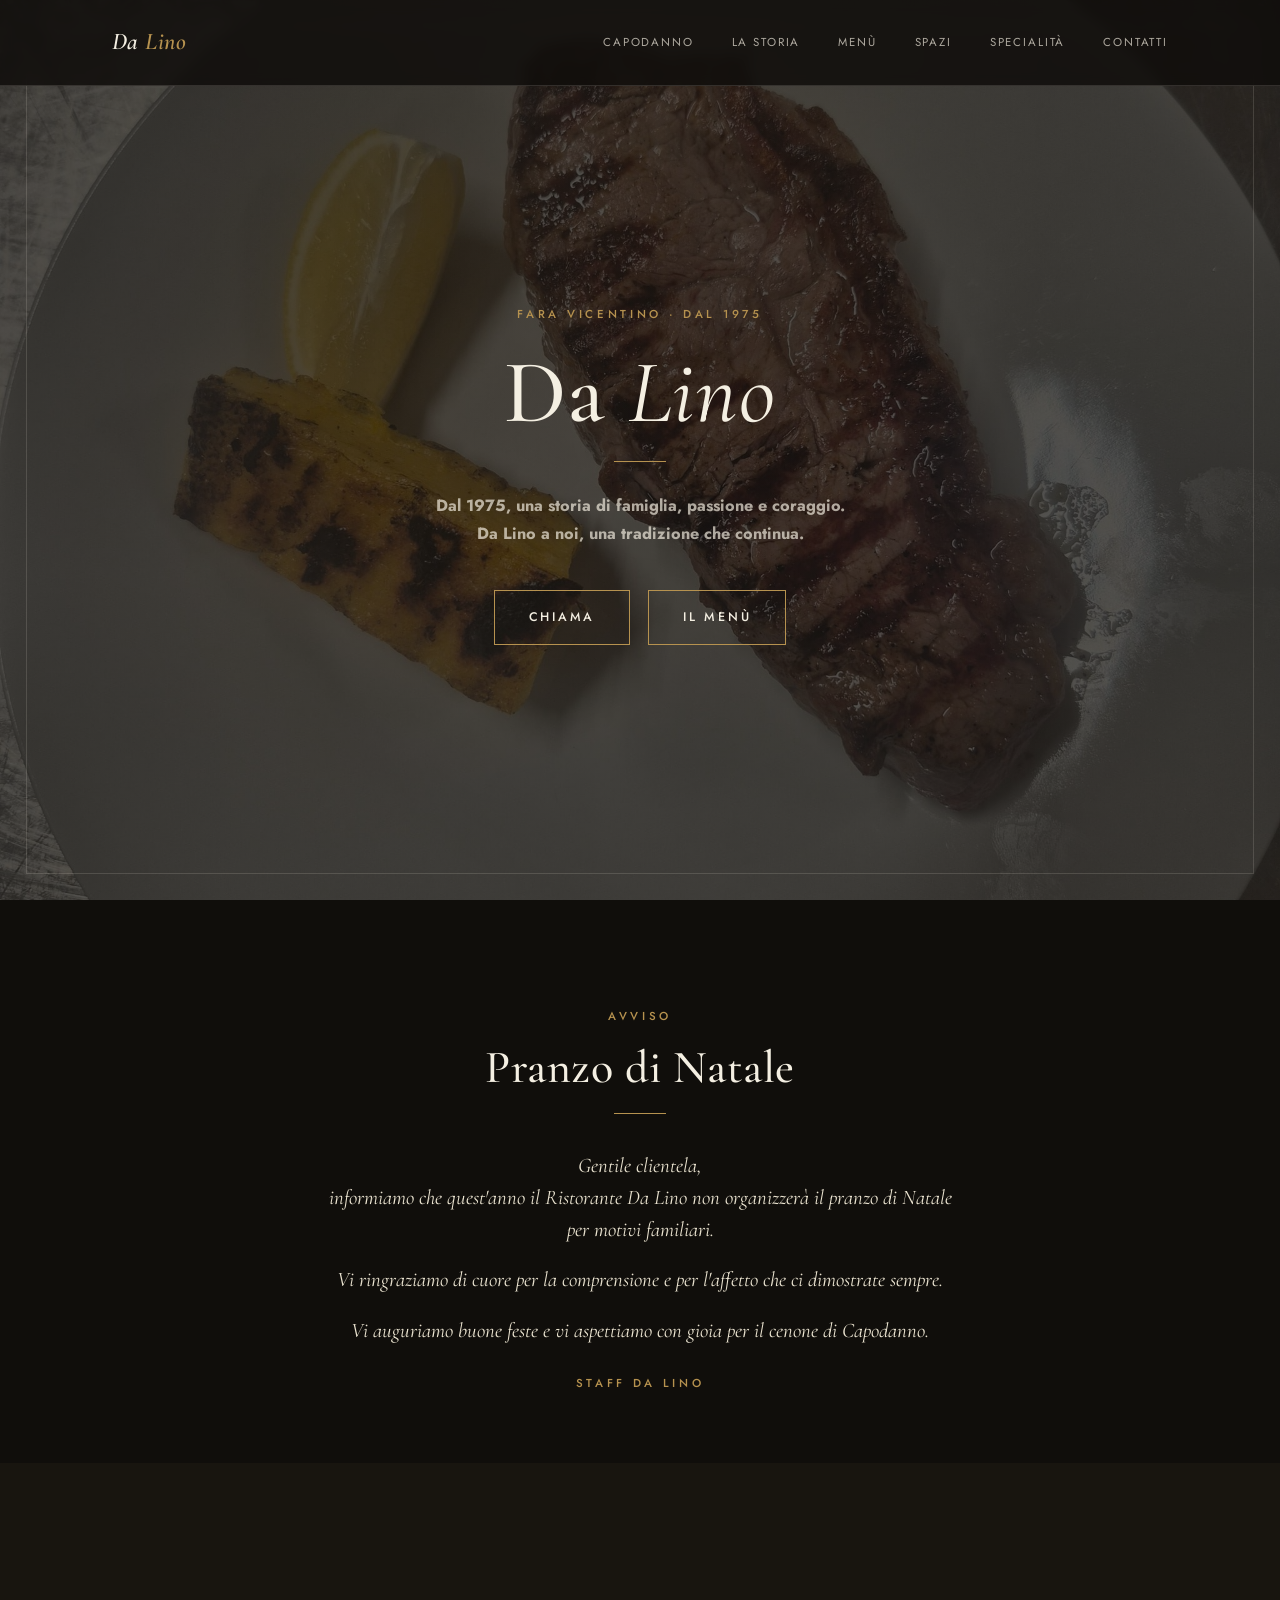
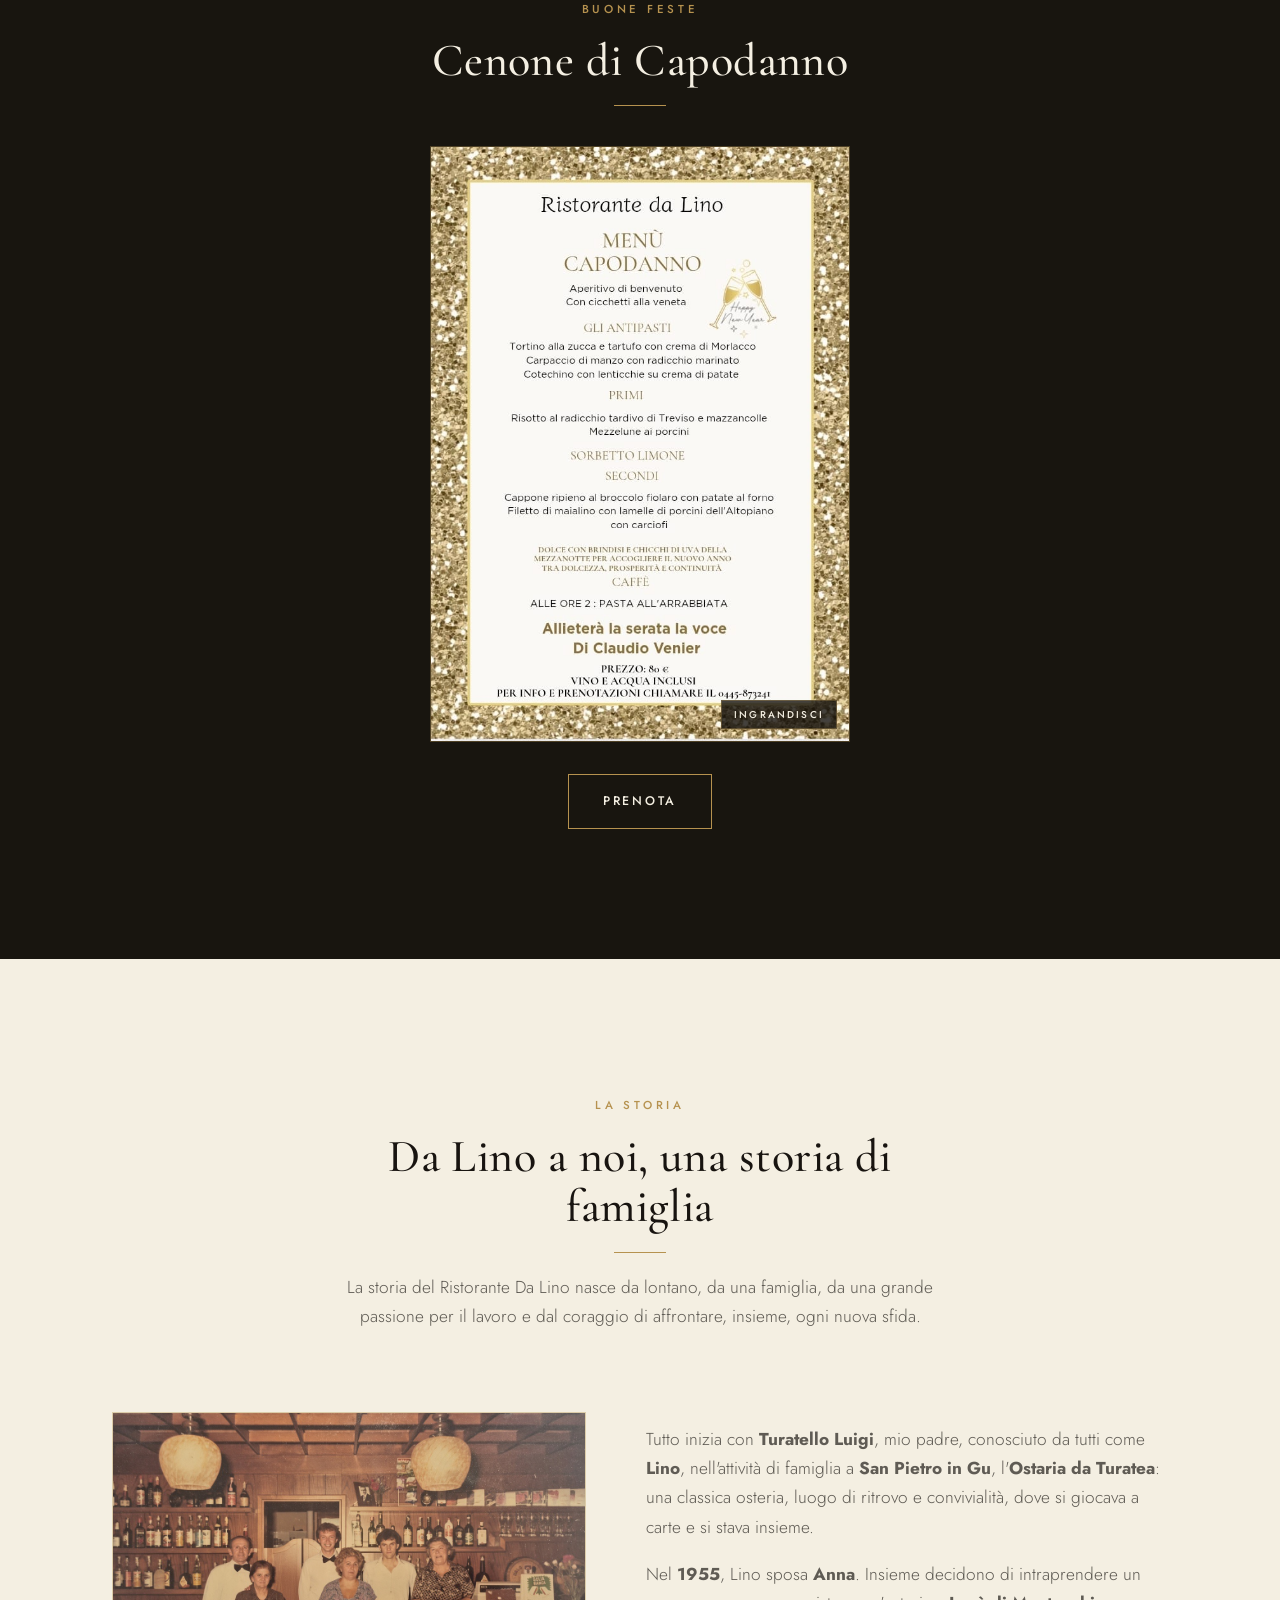
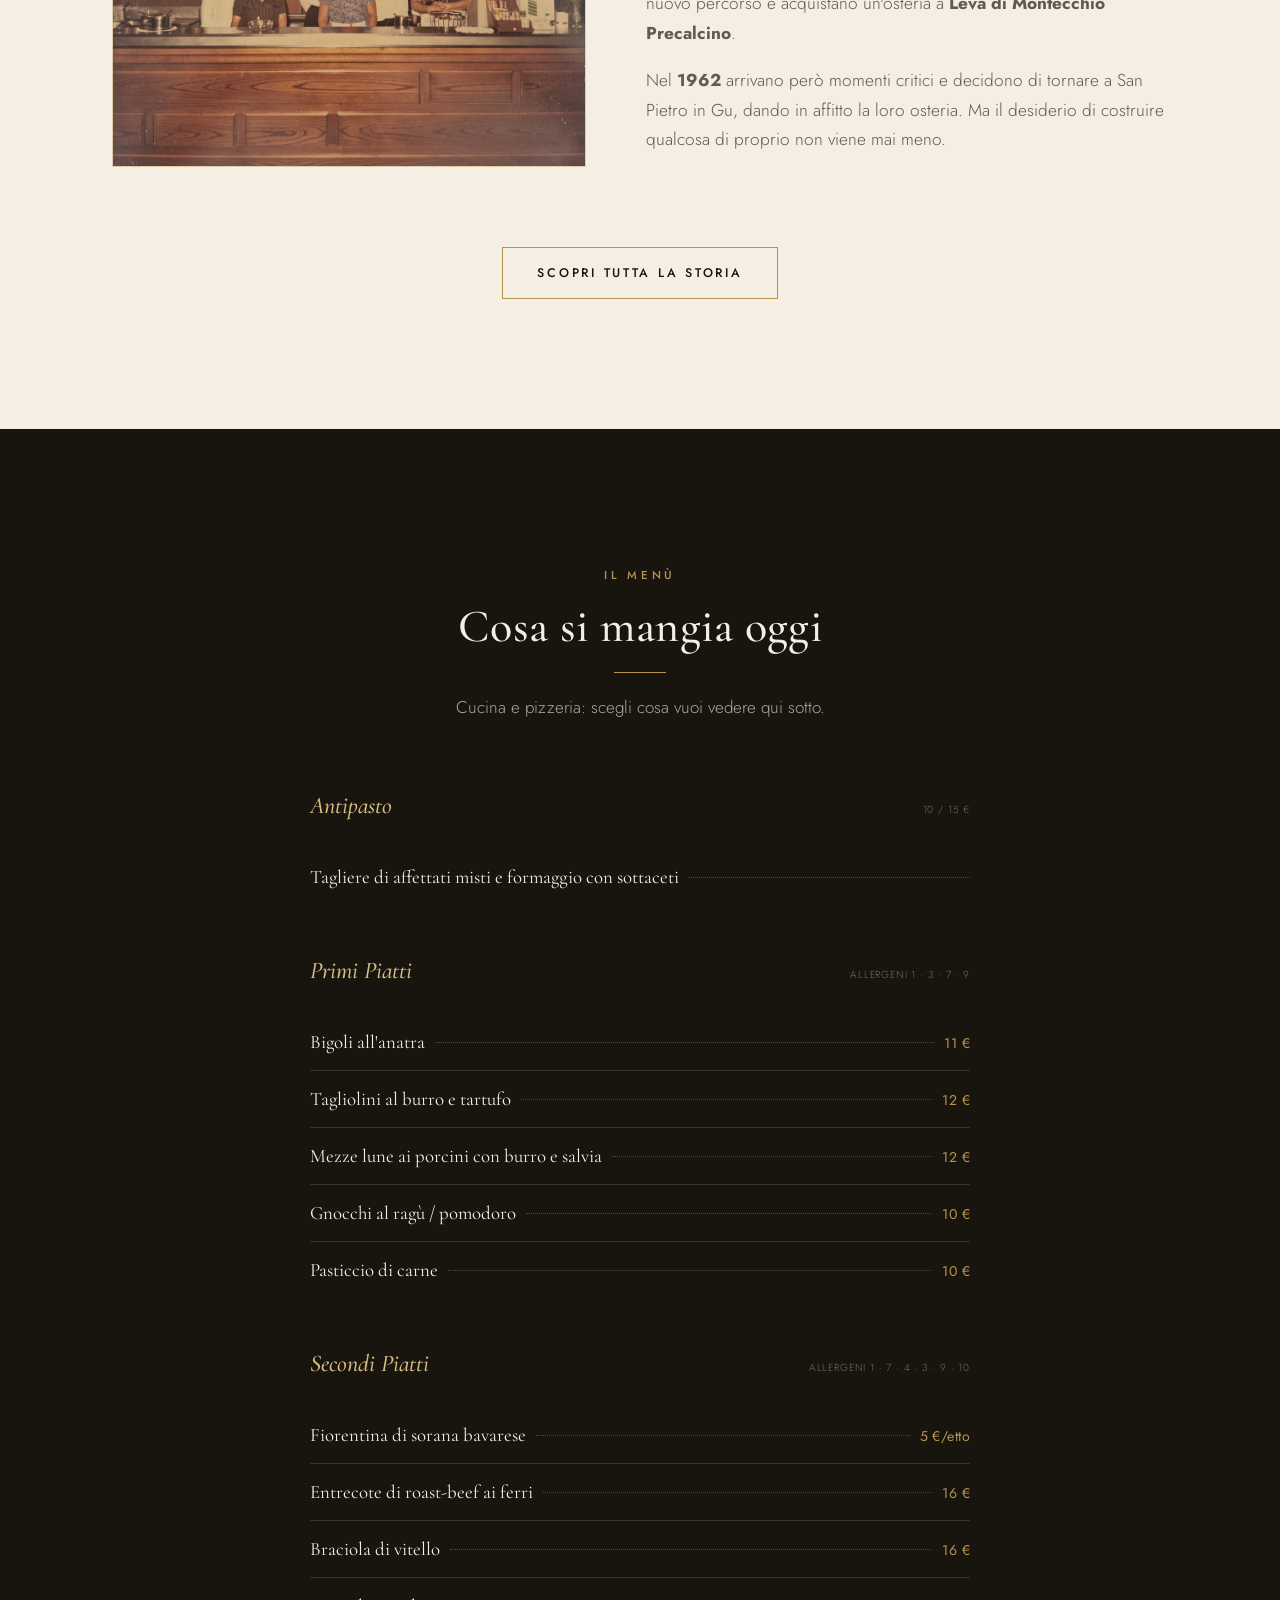
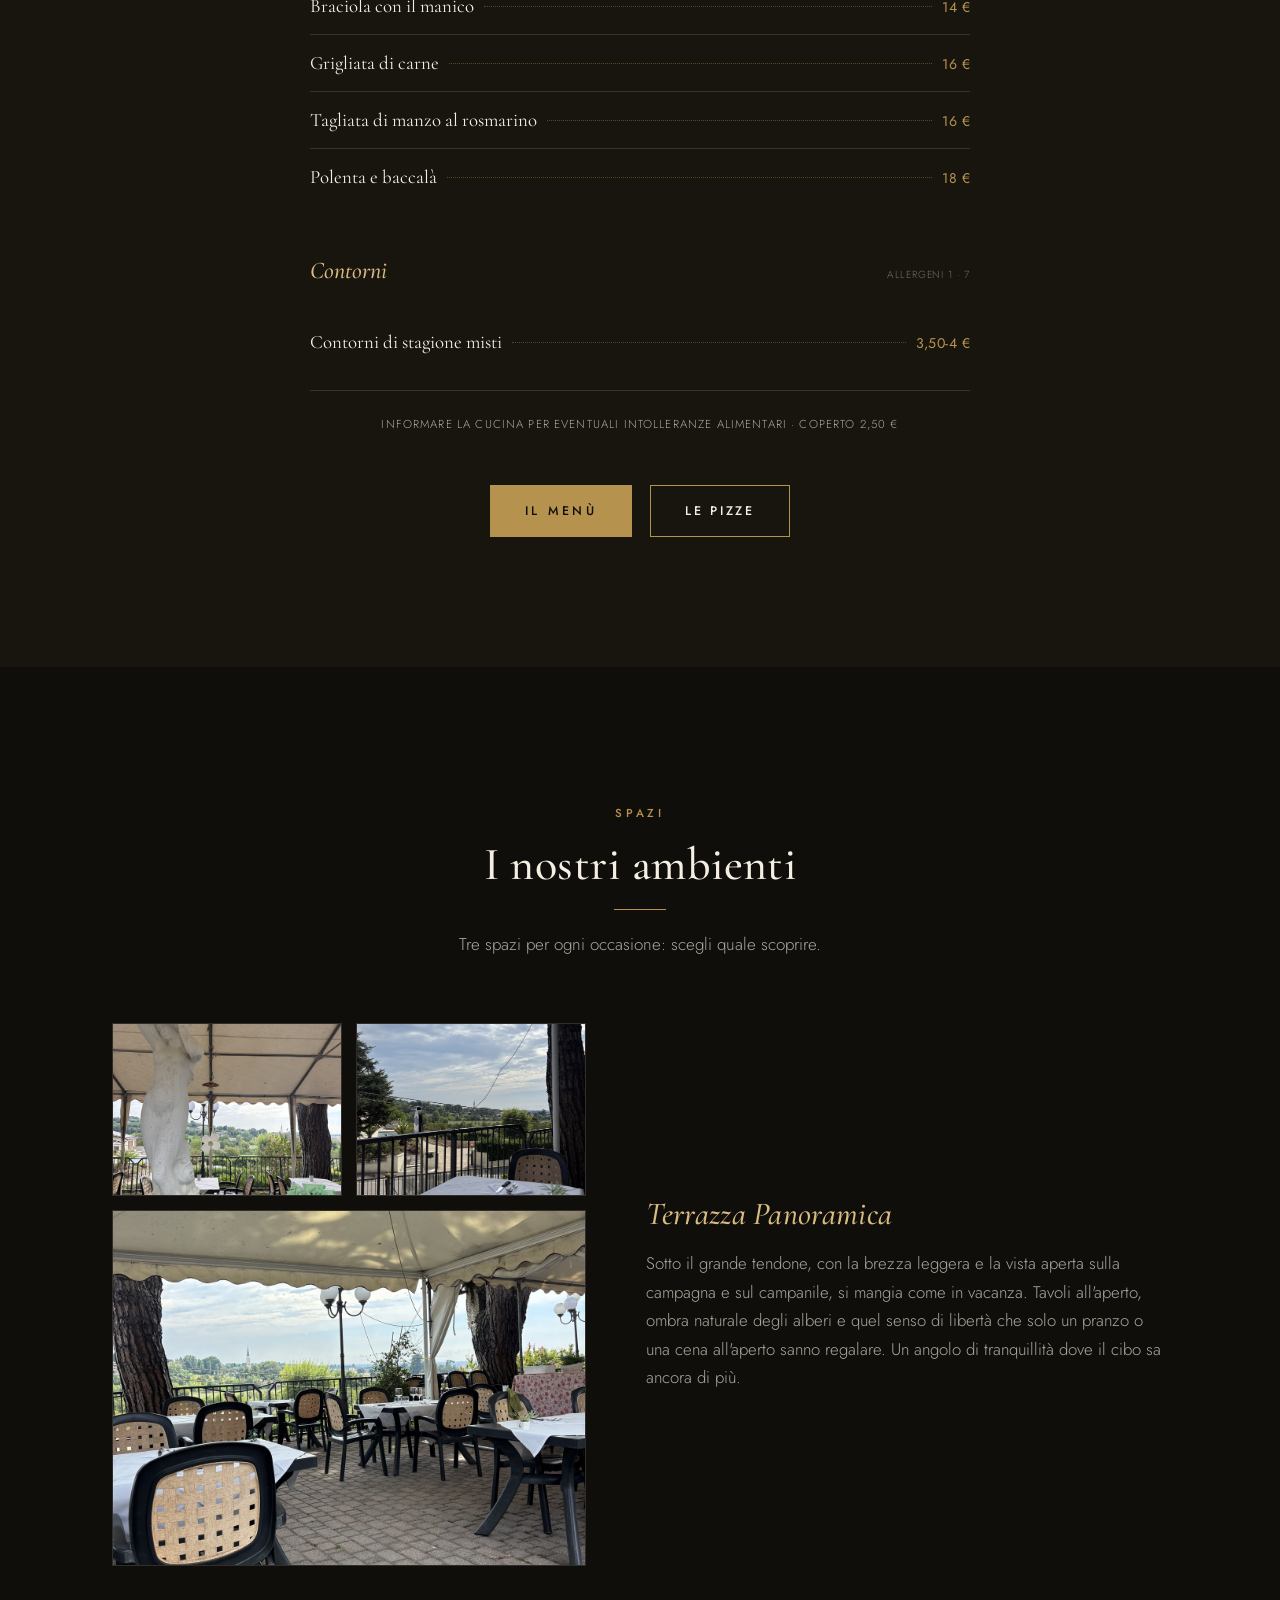
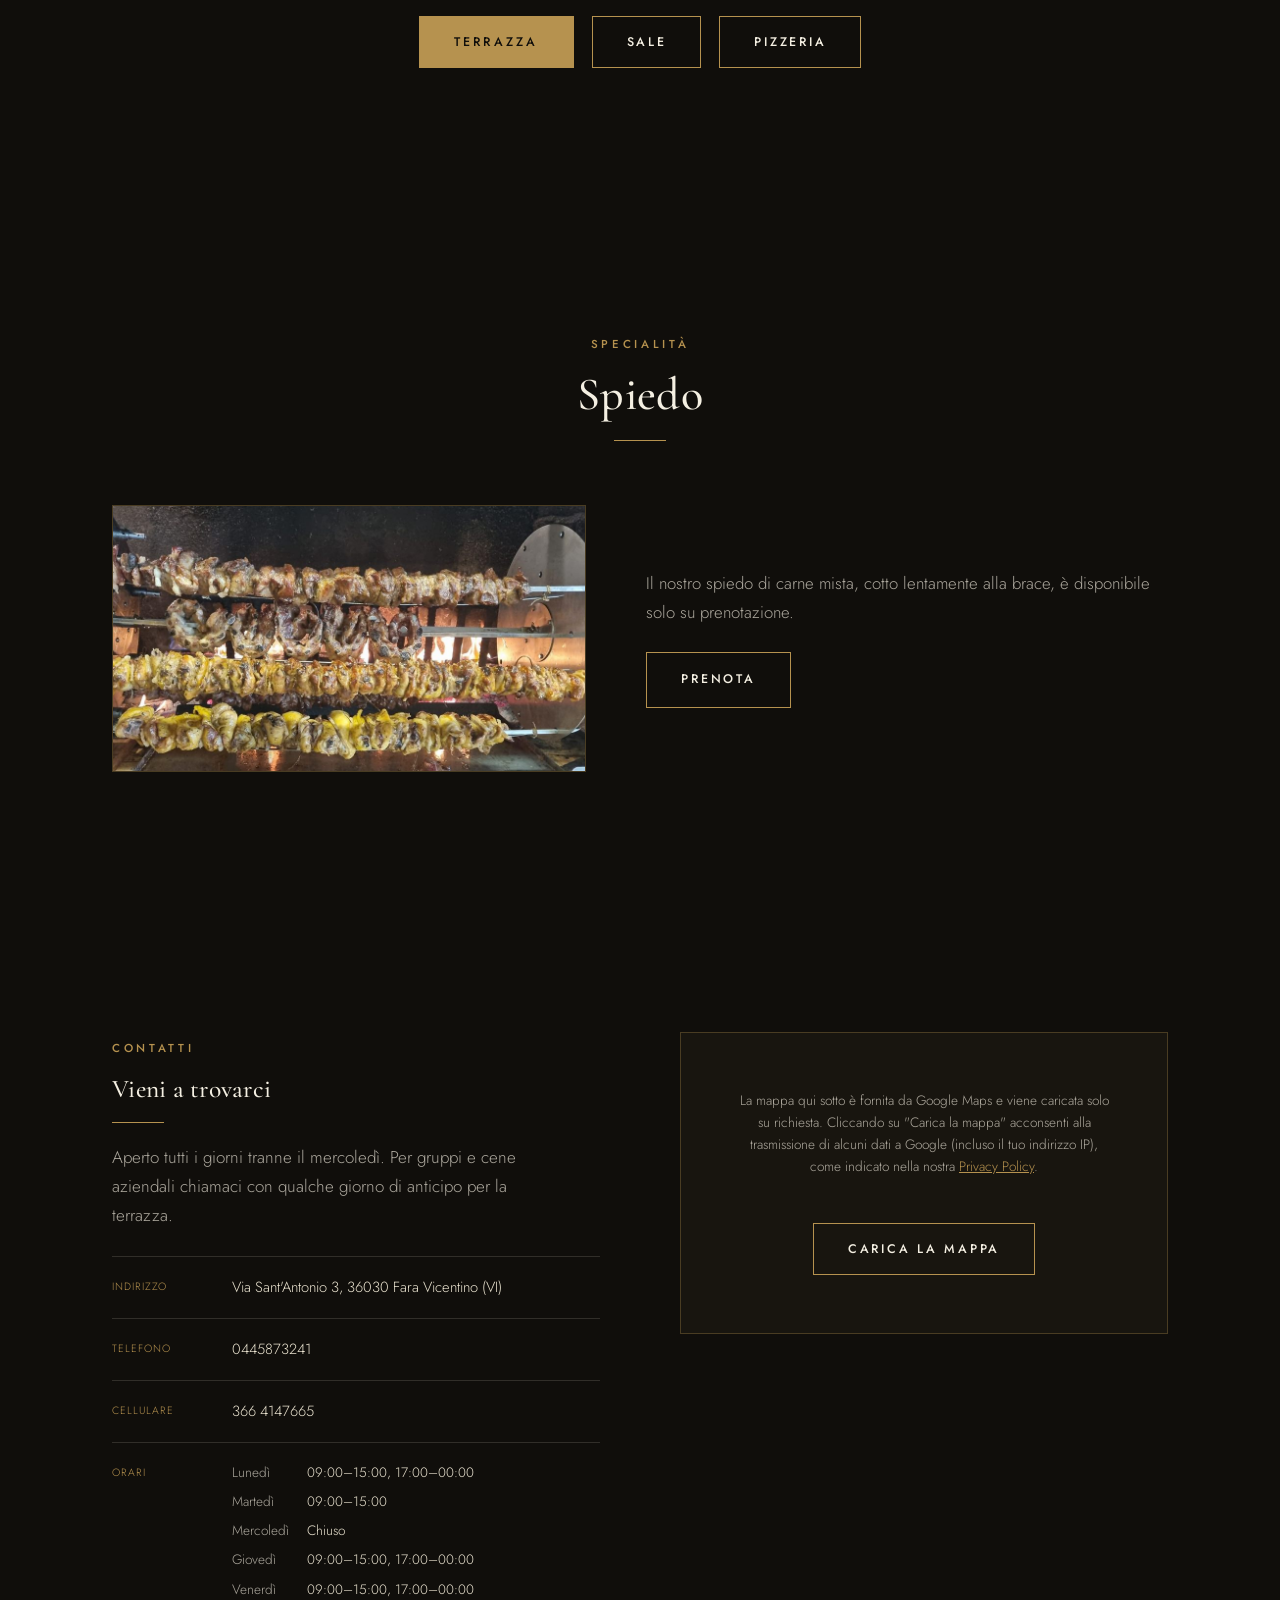
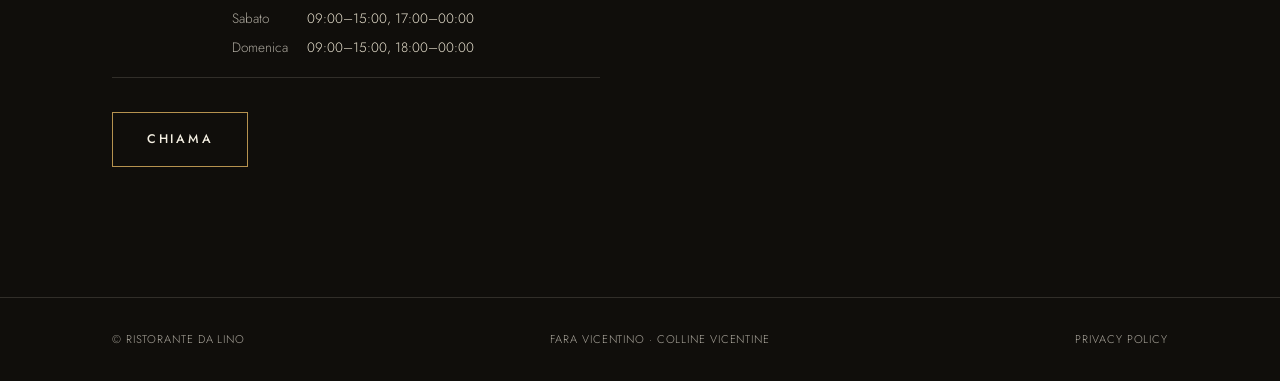
<file: index.html>
<!DOCTYPE html>
<html lang="it">
<head>
<meta charset="UTF-8">
<meta name="viewport" content="width=device-width, initial-scale=1.0">
<title>Ristorante Da Lino — Fara Vicentino</title>
<meta name="description" content="Ristorante Da Lino a Fara Vicentino (VI): cucina di famiglia dal 1975, griglia a legna, pizzeria e terrazza panoramica sulle colline vicentine.">
<link rel="canonical" href="https://ristorantedalino.it/">
<link rel="icon" href="/favicon.ico" sizes="48x48">
<link rel="icon" type="image/svg+xml" href="/images/favicon.svg">
<link rel="icon" type="image/png" sizes="96x96" href="/images/favicon-96.png">
<link rel="icon" type="image/png" sizes="48x48" href="/images/favicon-48.png">
<link rel="apple-touch-icon" href="/images/apple-touch-icon.png">

<meta property="og:type" content="website">
<meta property="og:title" content="Ristorante Da Lino — Fara Vicentino">
<meta property="og:description" content="Cucina di famiglia dal 1975, griglia a legna, pizzeria e terrazza panoramica sulle colline vicentine.">
<meta property="og:image" content="https://ristorantedalino.it/images/hero-bg.jpg">
<meta property="og:url" content="https://ristorantedalino.it/">
<meta property="og:locale" content="it_IT">
<meta name="twitter:card" content="summary_large_image">
<meta name="twitter:title" content="Ristorante Da Lino — Fara Vicentino">
<meta name="twitter:description" content="Cucina di famiglia dal 1975, griglia a legna, pizzeria e terrazza panoramica sulle colline vicentine.">
<meta name="twitter:image" content="https://ristorantedalino.it/images/hero-bg.jpg">

<link rel="preconnect" href="https://fonts.googleapis.com">
<link rel="preconnect" href="https://fonts.gstatic.com" crossorigin>
<link href="https://fonts.googleapis.com/css2?family=Cormorant+Garamond:ital,wght@0,400;0,500;0,600;1,400;1,500&family=Jost:wght@300;400;500;600&display=swap" rel="stylesheet">
<link rel="stylesheet" href="css/style.css">

<script type="application/ld+json">
{
  "@context": "https://schema.org",
  "@type": "Restaurant",
  "name": "Ristorante Da Lino",
  "image": "https://ristorantedalino.it/images/hero-bg.jpg",
  "url": "https://ristorantedalino.it/",
  "telephone": "+390445873241",
  "address": {
    "@type": "PostalAddress",
    "streetAddress": "Via Sant'Antonio 3",
    "postalCode": "36030",
    "addressLocality": "Fara Vicentino",
    "addressRegion": "VI",
    "addressCountry": "IT"
  },
  "openingHoursSpecification": [
    {"@type": "OpeningHoursSpecification", "dayOfWeek": "Monday", "opens": "09:00", "closes": "15:00"},
    {"@type": "OpeningHoursSpecification", "dayOfWeek": "Monday", "opens": "17:00", "closes": "23:59"},
    {"@type": "OpeningHoursSpecification", "dayOfWeek": "Tuesday", "opens": "09:00", "closes": "15:00"},
    {"@type": "OpeningHoursSpecification", "dayOfWeek": "Thursday", "opens": "09:00", "closes": "15:00"},
    {"@type": "OpeningHoursSpecification", "dayOfWeek": "Thursday", "opens": "17:00", "closes": "23:59"},
    {"@type": "OpeningHoursSpecification", "dayOfWeek": "Friday", "opens": "09:00", "closes": "15:00"},
    {"@type": "OpeningHoursSpecification", "dayOfWeek": "Friday", "opens": "17:00", "closes": "23:59"},
    {"@type": "OpeningHoursSpecification", "dayOfWeek": "Saturday", "opens": "09:00", "closes": "15:00"},
    {"@type": "OpeningHoursSpecification", "dayOfWeek": "Saturday", "opens": "17:00", "closes": "23:59"},
    {"@type": "OpeningHoursSpecification", "dayOfWeek": "Sunday", "opens": "09:00", "closes": "15:00"},
    {"@type": "OpeningHoursSpecification", "dayOfWeek": "Sunday", "opens": "18:00", "closes": "23:59"}
  ],
  "sameAs": ["https://www.facebook.com/p/Ristorante-pizzeria-Da-Lino-100041686732372/"]
}
</script>
</head>
<body>

<header class="site">
  <div class="wrap">
    <a href="#" class="brand">Da <span>Lino</span></a>
    <nav class="links">
      <a href="#capodanno">Capodanno</a>
      <a href="#storia">La Storia</a>
      <a href="#menu">Menù</a>
      <a href="#terrazza">Spazi</a>
      <a href="#specialita">Specialità</a>
      <a href="#contatti">Contatti</a>
    </nav>
    <button type="button" class="nav-toggle" aria-label="Apri menu">☰</button>
  </div>
</header>

<main>

<!-- ================= HERO ================= -->
<section class="hero">
  <div class="hero-frame" aria-hidden="true"></div>
  <div class="hero-content">
    <span class="eyebrow">Fara Vicentino · Dal 1975</span>
    <h1>Da <em>Lino</em></h1>
    <div class="rule center"></div>
    <p class="desc"><strong>Dal 1975, una storia di famiglia, passione e coraggio.<br>Da Lino a noi, una tradizione che continua.</strong></p>
    <div class="ctas">
      <a href="tel:+390445873241" class="btn">Chiama</a>
      <a href="#menu" class="btn">Il Menù</a>
    </div>
  </div>
</section>

<!-- ================= AVVISO NATALE (da rimuovere dopo le feste, con il CSS .notice) ================= -->
<section id="avviso" class="notice">
  <div class="wrap">
    <div class="section-head center reveal">
      <span class="eyebrow">Avviso</span>
      <h2 style="margin-top:14px;">Pranzo di Natale</h2>
      <div class="rule center"></div>
    </div>

    <div class="notice-text reveal">
      <p>Gentile clientela,<br>informiamo che quest'anno il Ristorante Da Lino non organizzerà il pranzo di Natale per motivi familiari.</p>
      <p>Vi ringraziamo di cuore per la comprensione e per l'affetto che ci dimostrate sempre.</p>
      <p>Vi auguriamo buone feste e vi aspettiamo con gioia per il cenone di Capodanno.</p>
      <p class="signature">Staff Da Lino</p>
    </div>
  </div>
</section>

<!-- ================= CAPODANNO (da rimuovere dopo il 1° gennaio, con il link nel menu e il CSS/JS .newyear) ================= -->
<section id="capodanno" class="newyear">
  <div class="wrap">
    <div class="section-head center reveal">
      <span class="eyebrow">Buone feste</span>
      <h2 style="margin-top:14px;">Cenone di Capodanno</h2>
      <div class="rule center"></div>
    </div>

    <div class="newyear-menu reveal">
      <button type="button" class="newyear-photo" id="newyear-open" aria-haspopup="dialog" aria-label="Ingrandisci il menù di Capodanno">
        <img src="images/menu-capodanno.jpg" width="658" height="935" alt="Menù di Capodanno del Ristorante Da Lino" loading="lazy">
        <span class="newyear-zoom" aria-hidden="true">Ingrandisci</span>
      </button>
      <div class="newyear-cta">
        <a href="tel:+390445873241" class="btn">Prenota</a>
      </div>
    </div>

    <dialog id="newyear-dialog" aria-label="Menù di Capodanno ingrandito">
      <img src="images/menu-capodanno.jpg" width="658" height="935" alt="Menù di Capodanno del Ristorante Da Lino">
      <button type="button" class="newyear-close" id="newyear-close" aria-label="Chiudi">×</button>
    </dialog>
  </div>
</section>

<!-- ================= STORIA ================= -->
<section id="storia" class="story">
  <div class="wrap">
    <div class="section-head center reveal">
      <span class="eyebrow">La Storia</span>
      <h2 style="margin-top:14px;">Da Lino a noi, una storia di famiglia</h2>
      <div class="rule center"></div>
      <p style="max-width:640px; margin:0 auto;">La storia del Ristorante Da Lino nasce da lontano, da una famiglia, da una grande passione per il lavoro e dal coraggio di affrontare, insieme, ogni nuova sfida.</p>
    </div>

    <div class="story-narrative">

      <div class="story-block reveal">
        <div class="story-photo">
          <img src="images/storia-osteria.jpg" alt="Il bancone dell'osteria di famiglia, con Lino e Anna e lo staff" loading="lazy">
        </div>
        <div class="story-text">
          <p>Tutto inizia con <strong>Turatello Luigi</strong>, mio padre, conosciuto da tutti come <strong>Lino</strong>, nell'attività di famiglia a <strong>San Pietro in Gu</strong>, l'<strong>Ostaria da Turatea</strong>: una classica osteria, luogo di ritrovo e convivialità, dove si giocava a carte e si stava insieme.</p>
          <p>Nel <strong>1955</strong>, Lino sposa <strong>Anna</strong>. Insieme decidono di intraprendere un nuovo percorso e acquistano un'osteria a <strong>Levà di Montecchio Precalcino</strong>.</p>
          <p>Nel <strong>1962</strong> arrivano però momenti critici e decidono di tornare a San Pietro in Gu, dando in affitto la loro osteria. Ma il desiderio di costruire qualcosa di proprio non viene mai meno.</p>
        </div>
      </div>

      <div class="story-toggle reveal" id="story-toggle-open">
        <button type="button" class="btn" id="story-toggle-btn" aria-expanded="false" aria-controls="story-more">Scopri tutta la storia</button>
      </div>

      <div class="story-more" id="story-more" hidden>

      <div class="story-block">
        <div class="story-text">
          <p>Nel <strong>1966</strong>, a mio padre viene proposta una nuova opportunità: una trattoria a Fara Vicentino, la <strong>Trattoria Valdastico</strong>. Era un locale capiente e il lavoro va alla grande. Per Lino e Anna è un periodo di grande impegno e soddisfazioni.</p>
          <p>Nel <strong>1973</strong>, Lino vende la trattoria a <strong>Levà</strong> e acquista un terreno a Fara Vicentino, in via Torricelle. È qui che, con tanto coraggio, lui e Anna decidono di fare un passo importante: costruire il loro futuro e dare vita al <strong>Ristorante Da Lino</strong>.</p>
          <p>Nell'<strong>agosto del 1975</strong> il ristorante apre le sue porte.</p>
        </div>
        <div class="story-photo">
          <img src="images/storia-cucina.jpg" alt="La cucina a legna del ristorante nei primi anni, con Lino e Anna ai fornelli" loading="lazy">
        </div>
      </div>

      <div class="story-block">
        <div class="story-photo">
          <img src="images/storia-matrimoni.jpg" alt="Un cameriere fiamma una porchetta durante un matrimonio al ristorante" loading="lazy">
        </div>
        <div class="story-text">
          <p>Comincia una nuova avventura, fatta di tanto lavoro e di tante soddisfazioni. Arrivano numerosi matrimoni e tante persone scelgono il Ristorante Da Lino per vivere e condividere momenti importanti.</p>
          <p>Nel <strong>1977</strong>, però, la vita mette Anna davanti a una nuova e difficile prova: rimane sola a portare avanti questa battaglia.</p>
          <p>Ma Anna non si arrende. Con grande forza e tanti sacrifici continua il cammino iniziato insieme a Lino, portando avanti il ristorante e la loro storia.</p>
        </div>
      </div>

      <div class="story-block">
        <div class="story-text">
          <p>Nel <strong>1995</strong> arriviamo noi e raccogliamo questa eredità. Anche per noi l'inizio non è facile, ma con il passare degli anni continuiamo a lavorare, a crescere e a portare avanti ciò che è stato costruito prima di noi.</p>
        </div>
        <div class="story-photo">
          <img src="images/storia-anni90.jpg" alt="Lo staff del ristorante negli anni '90" loading="lazy">
        </div>
      </div>

      <div class="story-block story-block-final">
        <div class="story-photo">
          <img src="images/storia-oggi.jpg" alt="Chi porta avanti il Ristorante Da Lino oggi" loading="lazy">
        </div>
        <div class="story-text">
          <p>Gli anni passano, ma una cosa non è cambiata: <strong>siamo ancora qua</strong>.</p>
          <p>Il Ristorante Da Lino è una storia di famiglia, iniziata tanti anni fa e portata avanti con coraggio, sacrificio e tanto lavoro.</p>
          <blockquote>Una storia che continua.</blockquote>
        </div>
      </div>

      <div class="story-toggle">
        <button type="button" class="btn" id="story-toggle-close-btn">Mostra meno</button>
      </div>

      </div>

    </div>
  </div>
</section>

<!-- ================= MENU ================= -->
<section id="menu" class="menu-section">
  <div class="wrap">
    <div class="section-head center reveal">
      <span class="eyebrow">Il Menù</span>
      <h2 style="margin-top:14px;">Cosa si mangia oggi</h2>
      <div class="rule center"></div>
      <p style="color:var(--ivory-dim); font-weight:300;">Cucina e pizzeria: scegli cosa vuoi vedere qui sotto.</p>
    </div>

    <div class="menu-inner reveal">

      <div class="menu-panel toggle-panel" id="panel-cucina" role="tabpanel" aria-labelledby="tab-panel-cucina">

        <div class="menu-group">
          <div class="menu-group-head"><h3>Antipasto</h3><span class="allergens">10 / 15 €</span></div>
          <div class="menu-item"><span class="name">Tagliere di affettati misti e formaggio con sottaceti</span><span class="leader"></span></div>
        </div>

        <div class="menu-group">
          <div class="menu-group-head"><h3>Primi Piatti</h3><span class="allergens">Allergeni 1 · 3 · 7 · 9</span></div>
          <div class="menu-item"><span class="name">Bigoli all'anatra</span><span class="leader"></span><span class="price">11 €</span></div>
          <div class="menu-item"><span class="name">Tagliolini al burro e tartufo</span><span class="leader"></span><span class="price">12 €</span></div>
          <div class="menu-item"><span class="name">Mezze lune ai porcini con burro e salvia</span><span class="leader"></span><span class="price">12 €</span></div>
          <div class="menu-item"><span class="name">Gnocchi al ragù / pomodoro</span><span class="leader"></span><span class="price">10 €</span></div>
          <div class="menu-item"><span class="name">Pasticcio di carne</span><span class="leader"></span><span class="price">10 €</span></div>
        </div>

        <div class="menu-group">
          <div class="menu-group-head"><h3>Secondi Piatti</h3><span class="allergens">Allergeni 1 · 7 · 4 · 3 · 9 · 10</span></div>
          <div class="menu-item"><span class="name">Fiorentina di sorana bavarese</span><span class="leader"></span><span class="price">5 €/etto</span></div>
          <div class="menu-item"><span class="name">Entrecote di roast-beef ai ferri</span><span class="leader"></span><span class="price">16 €</span></div>
          <div class="menu-item"><span class="name">Braciola di vitello</span><span class="leader"></span><span class="price">16 €</span></div>
          <div class="menu-item"><span class="name">Braciola con il manico</span><span class="leader"></span><span class="price">14 €</span></div>
          <div class="menu-item"><span class="name">Grigliata di carne</span><span class="leader"></span><span class="price">16 €</span></div>
          <div class="menu-item"><span class="name">Tagliata di manzo al rosmarino</span><span class="leader"></span><span class="price">16 €</span></div>
          <div class="menu-item"><span class="name">Polenta e baccalà</span><span class="leader"></span><span class="price">18 €</span></div>
        </div>

        <div class="menu-group" style="margin-bottom:0;">
          <div class="menu-group-head"><h3>Contorni</h3><span class="allergens">Allergeni 1 · 7</span></div>
          <div class="menu-item"><span class="name">Contorni di stagione misti</span><span class="leader"></span><span class="price">3,50-4 €</span></div>
        </div>

        <div class="menu-foot">Informare la cucina per eventuali intolleranze alimentari · Coperto 2,50 €</div>
      </div>

      <div class="menu-panel toggle-panel" id="panel-pizze" role="tabpanel" aria-labelledby="tab-panel-pizze" hidden>

        <div class="menu-group" style="margin-bottom:0;">
          <div class="pizza-item"><span class="name">4 Formaggi</span><span class="ingredients">pomodoro, mozzarella, gorgonzola, asiago, grana</span><span class="price">9 € <em>· all. 7</em></span></div>
          <div class="pizza-item"><span class="name">4 Stagioni</span><span class="ingredients">pomodoro, mozzarella, prosciutto, funghi, carciofi, salamino</span><span class="price">9 € <em>· all. 7</em></span></div>
          <div class="pizza-item"><span class="name">Asparagi</span><span class="ingredients">pomodoro, mozzarella, asparagi</span><span class="price">7,50 € <em>· all. 7</em></span></div>
          <div class="pizza-item"><span class="name">Astego</span><span class="ingredients">pomodoro, mozzarella, salsiccia, peperoni ai ferri, pancetta</span><span class="price">9,50 € <em>· all. 7</em></span></div>
          <div class="pizza-item"><span class="name">Bavarese</span><span class="ingredients">pomodoro, mozzarella, pancetta, wurstel, speck</span><span class="price">9,50 € <em>· all. 7</em></span></div>
          <div class="pizza-item"><span class="name">Bianca</span><span class="ingredients">mozzarella, asparagi, carciofi, grana</span><span class="price">9 € <em>· all. 7</em></span></div>
          <div class="pizza-item"><span class="name">Boscaiola</span><span class="ingredients">pomodoro, mozzarella, funghi misti</span><span class="price">8,50 € <em>· all. 7</em></span></div>
          <div class="pizza-item"><span class="name">Calzone</span><span class="ingredients">pomodoro, mozzarella, funghi, prosciutto</span><span class="price">8 € <em>· all. 7</em></span></div>
          <div class="pizza-item"><span class="name">Capricciosa</span><span class="ingredients">pomodoro, mozzarella, prosciutto, funghi, carciofi</span><span class="price">8,50 € <em>· all. 7</em></span></div>
          <div class="pizza-item"><span class="name">Chiodini</span><span class="ingredients">pomodoro, mozzarella, chiodini</span><span class="price">8 € <em>· all. 7</em></span></div>
          <div class="pizza-item"><span class="name">Cion</span><span class="ingredients">pomodoro, mozzarella, asiago, sopressa</span><span class="price">9 € <em>· all. 7</em></span></div>
          <div class="pizza-item"><span class="name">Crudo</span><span class="ingredients">pomodoro, mozzarella, prosciutto crudo</span><span class="price">8 € <em>· all. 7</em></span></div>
          <div class="pizza-item"><span class="name">Diavola</span><span class="ingredients">pomodoro, mozzarella, salamino</span><span class="price">7,50 € <em>· all. 7</em></span></div>
          <div class="pizza-item"><span class="name">Funghi</span><span class="ingredients">pomodoro, mozzarella, funghi</span><span class="price">7,50 € <em>· all. 7</em></span></div>
          <div class="pizza-item"><span class="name">Gustosa</span><span class="ingredients">pomodoro, mozzarella, porcini, pancetta, grana</span><span class="price">9,50 € <em>· all. 7</em></span></div>
          <div class="pizza-item"><span class="name">Margherita</span><span class="ingredients">pomodoro, mozzarella</span><span class="price">6 € <em>· all. 7</em></span></div>
          <div class="pizza-item"><span class="name">Marina</span><span class="ingredients">pomodoro, mozzarella, gamberetti, brie</span><span class="price">9,50 € <em>· all. 7-2</em></span></div>
          <div class="pizza-item"><span class="name">Monaco</span><span class="ingredients">pomodoro, mozzarella, patate, wurstel, pancetta</span><span class="price">9 € <em>· all. 7</em></span></div>
          <div class="pizza-item"><span class="name">Montanara</span><span class="ingredients">pomodoro, mozzarella, asiago, sfilacci di cavallo</span><span class="price">9 € <em>· all. 7</em></span></div>
          <div class="pizza-item"><span class="name">Napoletana</span><span class="ingredients">pomodoro, mozzarella, acciughe, capperi, olive, origano</span><span class="price">8,50 € <em>· all. 7-4</em></span></div>
          <div class="pizza-item"><span class="name">Novità</span><span class="ingredients">pomodoro, mozzarella, asparagi, zucchine, grana</span><span class="price">9 € <em>· all. 7</em></span></div>
          <div class="pizza-item"><span class="name">Olive</span><span class="ingredients">pomodoro, mozzarella, olive</span><span class="price">7,50 € <em>· all. 7</em></span></div>
          <div class="pizza-item"><span class="name">Pacifico</span><span class="ingredients">pomodoro, mozzarella, asparagi, porcini, grana</span><span class="price">9,50 € <em>· all. 7</em></span></div>
          <div class="pizza-item"><span class="name">Parmigiana</span><span class="ingredients">pomodoro, mozzarella, melanzane, grana</span><span class="price">8 € <em>· all. 7</em></span></div>
          <div class="pizza-item"><span class="name">Patatosa</span><span class="ingredients">pomodoro, mozzarella, patatine fritte</span><span class="price">8 € <em>· all. 7</em></span></div>
          <div class="pizza-item"><span class="name">Porcini</span><span class="ingredients">pomodoro, mozzarella, porcini</span><span class="price">8,50 € <em>· all. 7</em></span></div>
          <div class="pizza-item"><span class="name">Primavera</span><span class="ingredients">pomodoro, mozzarella, pomodoro a fette, rucola</span><span class="price">8 € <em>· all. 7</em></span></div>
          <div class="pizza-item"><span class="name">Prosciutto</span><span class="ingredients">pomodoro, mozzarella, prosciutto</span><span class="price">7,50 € <em>· all. 7</em></span></div>
          <div class="pizza-item"><span class="name">Prosciutto e Funghi</span><span class="ingredients">pomodoro, mozzarella, prosciutto, funghi</span><span class="price">8 € <em>· all. 7</em></span></div>
          <div class="pizza-item"><span class="name">Radicchio</span><span class="ingredients">pomodoro, mozzarella, radicchio, grana</span><span class="price">8,50 € <em>· all. 7</em></span></div>
          <div class="pizza-item"><span class="name">Romana</span><span class="ingredients">pomodoro, mozzarella, acciughe</span><span class="price">7,50 € <em>· all. 7-4</em></span></div>
          <div class="pizza-item"><span class="name">Speck</span><span class="ingredients">pomodoro, mozzarella, speck</span><span class="price">8 € <em>· all. 7</em></span></div>
          <div class="pizza-item"><span class="name">Stracchino e Rucola</span><span class="ingredients">pomodoro, mozzarella, stracchino, rucola</span><span class="price">8,50 € <em>· all. 7</em></span></div>
          <div class="pizza-item"><span class="name">Tonno</span><span class="ingredients">pomodoro, mozzarella, tonno</span><span class="price">7,50 € <em>· all. 7-4</em></span></div>
          <div class="pizza-item"><span class="name">Toreselle</span><span class="ingredients">pomodoro, mozzarella, porcini, asiago, porchetta</span><span class="price">10 € <em>· all. 7</em></span></div>
          <div class="pizza-item"><span class="name">Trevigiana</span><span class="ingredients">pomodoro, mozzarella, radicchio, pancetta</span><span class="price">10 € <em>· all. 7</em></span></div>
          <div class="pizza-item"><span class="name">Valtellina</span><span class="ingredients">pomodoro, mozzarella, bresaola, rucola, grana</span><span class="price">10 € <em>· all. 7</em></span></div>
          <div class="pizza-item"><span class="name">Verde Speck</span><span class="ingredients">pomodoro, mozzarella, gorgonzola, speck</span><span class="price">9 € <em>· all. 7</em></span></div>
          <div class="pizza-item"><span class="name">Verdure</span><span class="ingredients">pomodoro, mozzarella, melanzane, pomodoro a fette, zucchine, peperoni</span><span class="price">9 € <em>· all. 7</em></span></div>
          <div class="pizza-item"><span class="name">Viennese</span><span class="ingredients">pomodoro, mozzarella, wurstel</span><span class="price">7,50 € <em>· all. 7</em></span></div>
        </div>

        <div class="menu-foot">Tutte le pizze contengono glutine · Supplementi da 1,00 a 2,00 € · Supplemento pizza battuta 3,00 € · Coperto pizza 2,00 €</div>
      </div>

      <div class="menu-toggle" role="tablist">
        <button type="button" id="tab-panel-cucina" class="btn toggle-btn active" data-target="panel-cucina" role="tab" aria-selected="true" aria-controls="panel-cucina">Il Menù</button>
        <button type="button" id="tab-panel-pizze" class="btn toggle-btn" data-target="panel-pizze" role="tab" aria-selected="false" aria-controls="panel-pizze">Le Pizze</button>
      </div>
    </div>
  </div>
</section>

<!-- ================= SPAZI ================= -->
<section id="terrazza" class="terrace">
  <div class="wrap">
    <div class="section-head center reveal">
      <span class="eyebrow">Spazi</span>
      <h2 style="margin-top:14px;">I nostri ambienti</h2>
      <div class="rule center"></div>
      <p style="color:var(--ivory-dim); font-weight:300;">Tre spazi per ogni occasione: scegli quale scoprire.</p>
    </div>

    <div class="space-inner reveal">

      <div class="space-panel toggle-panel" id="panel-terrazza" role="tabpanel" aria-labelledby="tab-panel-terrazza">
        <div class="space-photo-group">
          <div class="space-photo"><img src="images/spazi-terrazza-1.jpg" alt="La terrazza panoramica del ristorante tra i pini, con vista sulle colline vicentine" loading="lazy"></div>
          <div class="space-photo"><img src="images/spazi-terrazza-2.jpg" alt="Un tavolo apparecchiato in terrazza con vista sulla campagna" loading="lazy"></div>
          <div class="space-photo"><img src="images/spazi-terrazza-3.jpg" alt="I tavoli in terrazza con vista sulla campagna vicentina" loading="lazy"></div>
        </div>
        <div class="space-text">
          <h3>Terrazza Panoramica</h3>
          <p>Sotto il grande tendone, con la brezza leggera e la vista aperta sulla campagna e sul campanile, si mangia come in vacanza. Tavoli all'aperto, ombra naturale degli alberi e quel senso di libertà che solo un pranzo o una cena all'aperto sanno regalare. Un angolo di tranquillità dove il cibo sa ancora di più.</p>
        </div>
      </div>

      <div class="space-panel toggle-panel" id="panel-sale" role="tabpanel" aria-labelledby="tab-panel-sale" hidden>
        <div class="space-photo-group">
          <div class="space-photo"><img src="images/spazi-sale-1.jpg" alt="La grande sala del ristorante allestita per una festa" loading="lazy"></div>
          <div class="space-photo"><img src="images/spazi-sale-2.jpg" alt="La sala elegante con tavoli vestiti di bianco e un grande dipinto alle pareti" loading="lazy"></div>
          <div class="space-photo"><img src="images/spazi-sale-3.jpg" alt="Un tavolo apparecchiato nella sala elegante" loading="lazy"></div>
          <div class="space-photo"><img src="images/spazi-sale-4.jpg" alt="La sala allestita a festa per un compleanno" loading="lazy"></div>
        </div>
        <div class="space-text">
          <h3>Sale</h3>
          <p>Dalla grande sala luminosa e scenografica, ideale per feste, compleanni e ricevimenti, all'ambiente elegante e raccolto con tavoli vestiti di bianco e un grande dipinto alle pareti: qui ogni spazio è pensato per farti sentire speciale.</p>
          <p>Che tu cerchi il calore di una festa o la calma di una cena più intima, ti aspettiamo a tavola per coccolarti con piatti genuini e momenti da ricordare.</p>
        </div>
      </div>

      <div class="space-panel toggle-panel" id="panel-pizzeria" role="tabpanel" aria-labelledby="tab-panel-pizzeria" hidden>
        <div class="space-photo-group">
          <div class="space-photo"><img src="images/spazi-pizzeria-1.jpg" alt="La sala del forno a legna con il forno a vista" loading="lazy"></div>
          <div class="space-photo"><img src="images/spazi-pizzeria-2.jpg" alt="L'angolo enoteca della pizzeria" loading="lazy"></div>
          <div class="space-photo"><img src="images/spazi-pizzeria-4.jpg" alt="La sala della pizzeria apparecchiata" loading="lazy"></div>
        </div>
        <div class="space-text">
          <h3>Pizzeria</h3>
          <p>Qui l'odore della legna che brucia e della pizza che cuoce ti accoglie appena entri. Ambiente rustico e caldo, con il forno a legna a vista che fa da protagonista. Ideale per chi cerca autenticità, piatti genuini e quell'atmosfera semplice e genuina che ti fa sentire subito a casa.</p>
        </div>
      </div>

      <div class="menu-toggle" role="tablist">
        <button type="button" id="tab-panel-terrazza" class="btn toggle-btn active" data-target="panel-terrazza" role="tab" aria-selected="true" aria-controls="panel-terrazza">Terrazza</button>
        <button type="button" id="tab-panel-sale" class="btn toggle-btn" data-target="panel-sale" role="tab" aria-selected="false" aria-controls="panel-sale">Sale</button>
        <button type="button" id="tab-panel-pizzeria" class="btn toggle-btn" data-target="panel-pizzeria" role="tab" aria-selected="false" aria-controls="panel-pizzeria">Pizzeria</button>
      </div>
    </div>
  </div>
</section>

<!-- ================= SPECIALITÀ ================= -->
<section id="specialita" class="specials">
  <div class="wrap">
    <div class="section-head center reveal">
      <span class="eyebrow">Specialità</span>
      <h2 style="margin-top:14px;">Spiedo</h2>
      <div class="rule center"></div>
    </div>

    <div class="special-block reveal">
      <div class="special-photo">
        <img src="images/spiedo.jpg" alt="Spiedo di carne mista cotto lentamente alla brace sul girarrosto" loading="lazy">
      </div>
      <div class="special-text">
        <p>Il nostro spiedo di carne mista, cotto lentamente alla brace, è disponibile solo su prenotazione.</p>
        <a href="tel:+390445873241" class="btn">Prenota</a>
      </div>
    </div>
  </div>
</section>

<!-- ================= CONTATTI ================= -->
<section id="contatti" class="contact">
  <div class="wrap">
    <div class="reveal">
      <span class="eyebrow">Contatti</span>
      <h2 style="margin-top:14px;">Vieni a trovarci</h2>
      <div class="rule"></div>
      <p>Aperto tutti i giorni tranne il mercoledì. Per gruppi e cene aziendali chiamaci con qualche giorno di anticipo per la terrazza.</p>
      <ul class="info-list">
        <li><span class="label">Indirizzo</span><span class="val">Via Sant'Antonio 3, 36030 Fara Vicentino (VI)</span></li>
        <li><span class="label">Telefono</span><span class="val">0445873241</span></li>
        <li><span class="label">Cellulare</span><span class="val">366 4147665</span></li>
        <li class="hours-row">
          <span class="label">Orari</span>
          <div class="hours-grid">
            <span class="day">Lunedì</span><span class="time">09:00–15:00, 17:00–00:00</span>
            <span class="day">Martedì</span><span class="time">09:00–15:00</span>
            <span class="day">Mercoledì</span><span class="time">Chiuso</span>
            <span class="day">Giovedì</span><span class="time">09:00–15:00, 17:00–00:00</span>
            <span class="day">Venerdì</span><span class="time">09:00–15:00, 17:00–00:00</span>
            <span class="day">Sabato</span><span class="time">09:00–15:00, 17:00–00:00</span>
            <span class="day">Domenica</span><span class="time">09:00–15:00, 18:00–00:00</span>
          </div>
        </li>
      </ul>
      <div style="margin-top:34px;">
        <a href="tel:+390445873241" class="btn">Chiama</a>
      </div>
    </div>
    <div class="reveal">
      <div class="map-embed" id="map-embed" data-map-src="https://www.google.com/maps?q=Via+Sant%27Antonio+3,+36030+Fara+Vicentino+VI&amp;output=embed" data-map-title="Posizione di Ristorante Da Lino su Google Maps">
        <div class="map-consent">
          <p>La mappa qui sotto è fornita da Google Maps e viene caricata solo su richiesta. Cliccando su "Carica la mappa" acconsenti alla trasmissione di alcuni dati a Google (incluso il tuo indirizzo IP), come indicato nella nostra <a href="privacy.html">Privacy Policy</a>.</p>
          <button type="button" class="btn" id="map-load-btn">Carica la mappa</button>
        </div>
      </div>
    </div>
  </div>
</section>

</main>

<footer class="bottom">
  <div class="wrap">
    <span>© Ristorante Da Lino</span>
    <span>Fara Vicentino · Colline Vicentine</span>
    <a href="privacy.html">Privacy Policy</a>
  </div>
</footer>

<script src="js/script.js"></script>
</body>
</html>
</file>
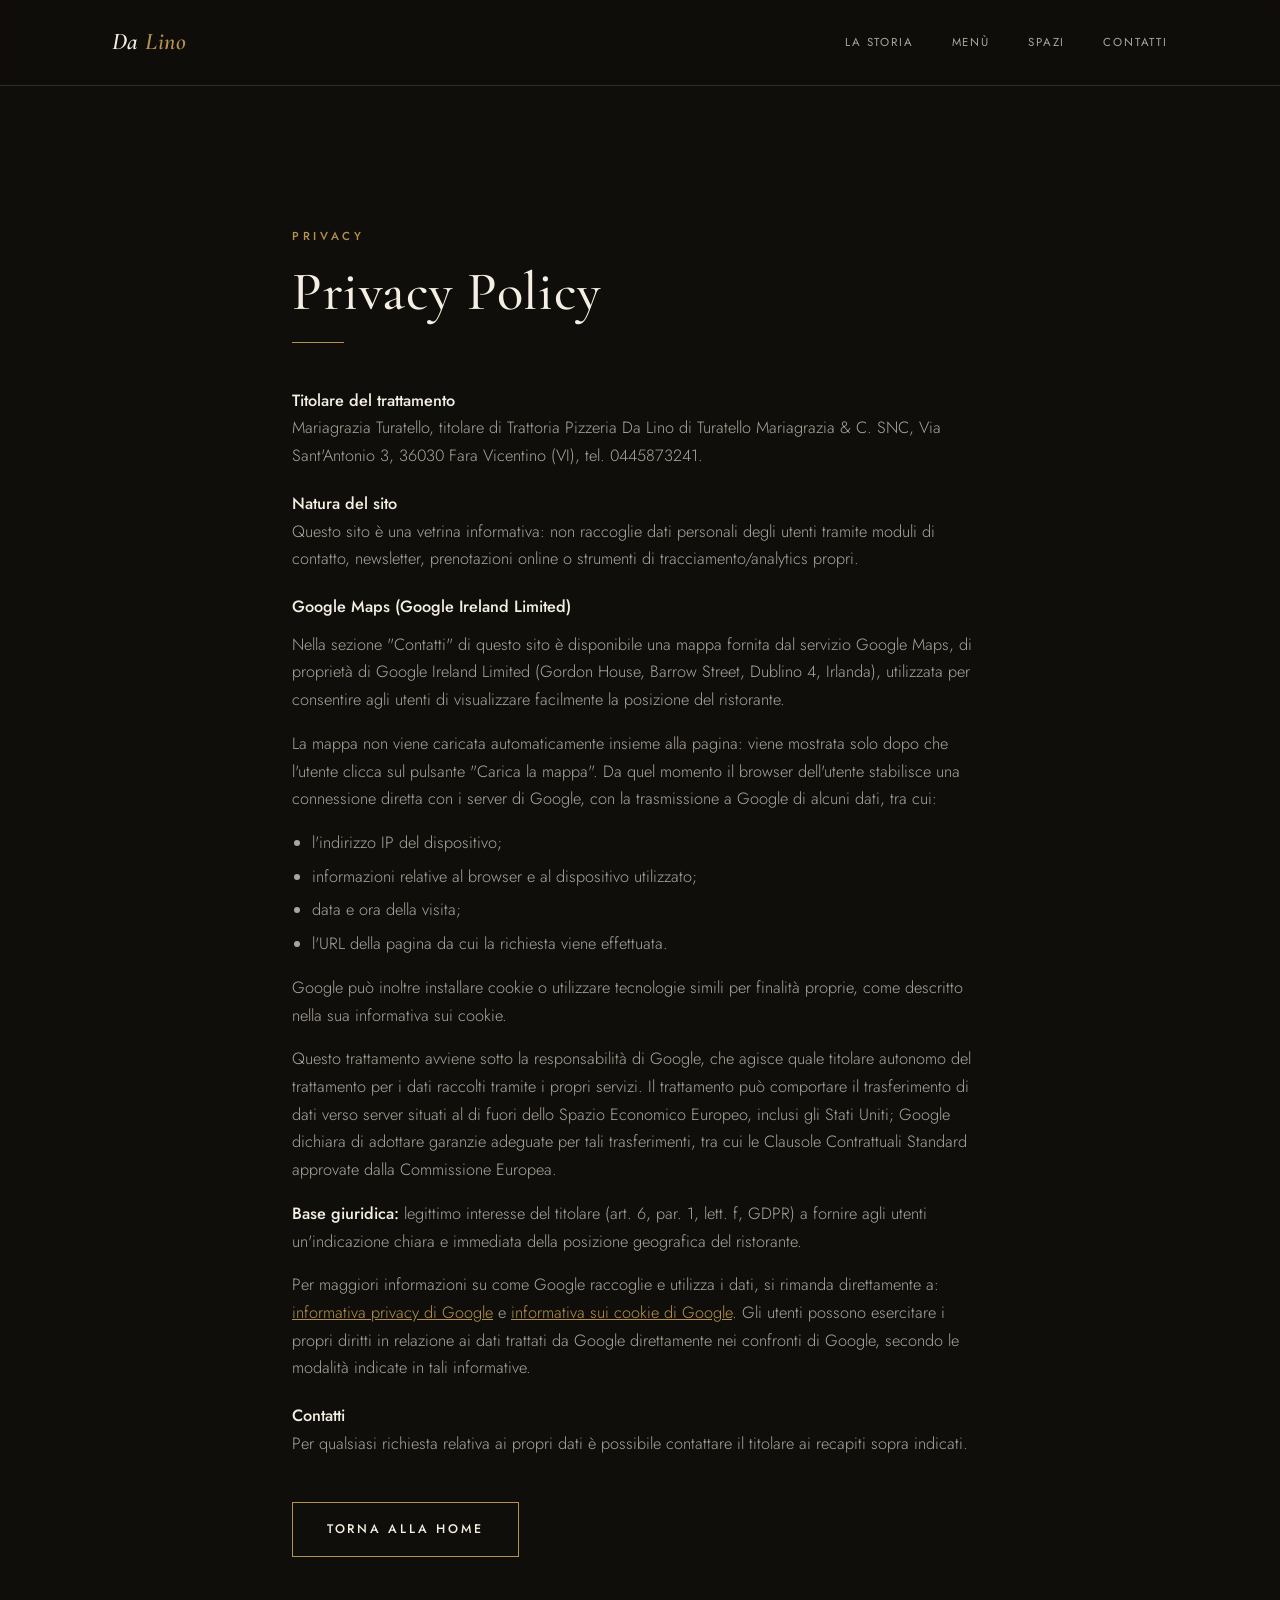
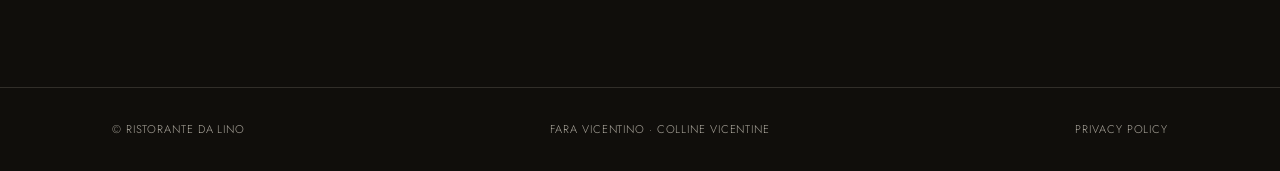
<file: privacy.html>
<!DOCTYPE html>
<html lang="it">
<head>
<meta charset="UTF-8">
<meta name="viewport" content="width=device-width, initial-scale=1.0">
<title>Privacy Policy — Ristorante Da Lino</title>
<meta name="description" content="Informativa sulla privacy del sito del Ristorante Da Lino, Fara Vicentino (VI).">
<link rel="canonical" href="https://ristorantedalino.it/privacy.html">
<link rel="icon" href="/favicon.ico" sizes="48x48">
<link rel="icon" type="image/svg+xml" href="/images/favicon.svg">
<link rel="icon" type="image/png" sizes="96x96" href="/images/favicon-96.png">
<link rel="icon" type="image/png" sizes="48x48" href="/images/favicon-48.png">
<link rel="apple-touch-icon" href="/images/apple-touch-icon.png">
<link rel="preconnect" href="https://fonts.googleapis.com">
<link rel="preconnect" href="https://fonts.gstatic.com" crossorigin>
<link href="https://fonts.googleapis.com/css2?family=Cormorant+Garamond:ital,wght@0,400;0,500;0,600;1,400;1,500&family=Jost:wght@300;400;500;600&display=swap" rel="stylesheet">
<link rel="stylesheet" href="css/style.css">
</head>
<body>

<header class="site">
  <div class="wrap">
    <a href="index.html" class="brand">Da <span>Lino</span></a>
    <nav class="links">
      <a href="index.html#storia">La Storia</a>
      <a href="index.html#menu">Menù</a>
      <a href="index.html#terrazza">Spazi</a>
      <a href="index.html#contatti">Contatti</a>
    </nav>
    <button type="button" class="nav-toggle" aria-label="Apri menu">☰</button>
  </div>
</header>

<main>
<section style="padding:220px 0 130px;">
  <div class="wrap" style="max-width:760px;">
    <div class="section-head" style="margin-bottom:44px;">
      <span class="eyebrow">Privacy</span>
      <h1 style="margin-top:14px; font-size:clamp(2.2rem, 5vw, 3.4rem); color:var(--ivory);">Privacy Policy</h1>
      <div class="rule"></div>
    </div>

    <div style="color:var(--ivory-dim); font-weight:300; font-size:1.02rem; line-height:1.7;">
      <p style="margin-bottom:20px;"><strong style="color:var(--ivory); font-weight:500;">Titolare del trattamento</strong><br>
      Mariagrazia Turatello, titolare di Trattoria Pizzeria Da Lino di Turatello Mariagrazia & C. SNC, Via Sant'Antonio 3, 36030 Fara Vicentino (VI), tel. 0445873241.</p>

      <p style="margin-bottom:20px;"><strong style="color:var(--ivory); font-weight:500;">Natura del sito</strong><br>
      Questo sito è una vetrina informativa: non raccoglie dati personali degli utenti tramite moduli di contatto, newsletter, prenotazioni online o strumenti di tracciamento/analytics propri.</p>

      <p style="margin-bottom:10px;"><strong style="color:var(--ivory); font-weight:500;">Google Maps (Google Ireland Limited)</strong></p>
      <p style="margin-bottom:16px;">Nella sezione "Contatti" di questo sito è disponibile una mappa fornita dal servizio Google Maps, di proprietà di Google Ireland Limited (Gordon House, Barrow Street, Dublino 4, Irlanda), utilizzata per consentire agli utenti di visualizzare facilmente la posizione del ristorante.</p>
      <p style="margin-bottom:16px;">La mappa non viene caricata automaticamente insieme alla pagina: viene mostrata solo dopo che l'utente clicca sul pulsante "Carica la mappa". Da quel momento il browser dell'utente stabilisce una connessione diretta con i server di Google, con la trasmissione a Google di alcuni dati, tra cui:</p>
      <ul style="margin:0 0 16px 20px; padding:0;">
        <li style="margin-bottom:6px;">l'indirizzo IP del dispositivo;</li>
        <li style="margin-bottom:6px;">informazioni relative al browser e al dispositivo utilizzato;</li>
        <li style="margin-bottom:6px;">data e ora della visita;</li>
        <li>l'URL della pagina da cui la richiesta viene effettuata.</li>
      </ul>
      <p style="margin-bottom:16px;">Google può inoltre installare cookie o utilizzare tecnologie simili per finalità proprie, come descritto nella sua informativa sui cookie.</p>
      <p style="margin-bottom:16px;">Questo trattamento avviene sotto la responsabilità di Google, che agisce quale titolare autonomo del trattamento per i dati raccolti tramite i propri servizi. Il trattamento può comportare il trasferimento di dati verso server situati al di fuori dello Spazio Economico Europeo, inclusi gli Stati Uniti; Google dichiara di adottare garanzie adeguate per tali trasferimenti, tra cui le Clausole Contrattuali Standard approvate dalla Commissione Europea.</p>
      <p style="margin-bottom:16px;"><strong style="color:var(--ivory); font-weight:500;">Base giuridica:</strong> legittimo interesse del titolare (art. 6, par. 1, lett. f, GDPR) a fornire agli utenti un'indicazione chiara e immediata della posizione geografica del ristorante.</p>
      <p style="margin-bottom:20px;">Per maggiori informazioni su come Google raccoglie e utilizza i dati, si rimanda direttamente a: <a href="https://policies.google.com/privacy" style="color:var(--gold);">informativa privacy di Google</a> e <a href="https://policies.google.com/technologies/cookies" style="color:var(--gold);">informativa sui cookie di Google</a>. Gli utenti possono esercitare i propri diritti in relazione ai dati trattati da Google direttamente nei confronti di Google, secondo le modalità indicate in tali informative.</p>

      <p><strong style="color:var(--ivory); font-weight:500;">Contatti</strong><br>
      Per qualsiasi richiesta relativa ai propri dati è possibile contattare il titolare ai recapiti sopra indicati.</p>
    </div>

    <div style="margin-top:44px;">
      <a href="index.html" class="btn">Torna alla home</a>
    </div>
  </div>
</section>
</main>

<footer class="bottom">
  <div class="wrap">
    <span>© Ristorante Da Lino</span>
    <span>Fara Vicentino · Colline Vicentine</span>
    <a href="privacy.html">Privacy Policy</a>
  </div>
</footer>

<script src="js/script.js"></script>
</body>
</html>
</file>
<file: css/style.css>
:root{
  --black:#100e0b;
  --panel:#18150f;
  --panel2:#1e1a13;
  --ivory:#f4efe2;
  --ivory-soft:#eae3d0;
  --ivory-dim: rgba(244,239,226,0.68);
  --ink:#181410;
  --ink-dim: rgba(24,20,16,0.68);
  --gold:#b6924f;
  --gold-light:#d8bc82;
  --gold-soft: rgba(182,146,79,0.35);
  --hair: rgba(244,239,226,0.14);
  --hair-ink: rgba(24,20,16,0.16);
  --max: 1120px;
}
*{box-sizing:border-box; margin:0; padding:0;}
html{scroll-behavior:smooth;}
body{
  background:var(--black);
  color:var(--ivory);
  font-family:'Jost', sans-serif;
  font-weight:300;
  font-size:17px;
  line-height:1.7;
  -webkit-font-smoothing:antialiased;
}
img,svg{display:block; max-width:100%;}
a{color:inherit;}
h1,h2,h3{
  font-family:'Cormorant Garamond', serif;
  font-weight:500;
  letter-spacing:0.01em;
  line-height:1.08;
}
em{font-style:italic; font-weight:400;}
.wrap{max-width:var(--max); margin:0 auto; padding:0 32px;}
.eyebrow{
  font-family:'Jost', sans-serif;
  font-weight:500;
  font-size:0.72rem;
  letter-spacing:0.32em;
  text-transform:uppercase;
  color:var(--gold);
}
.rule{
  width:52px; height:1px; background:var(--gold);
  margin:20px 0;
}
.rule.center{margin-left:auto; margin-right:auto;}

.btn{
  display:inline-flex; align-items:center; gap:12px;
  font-family:'Jost', sans-serif;
  font-weight:500;
  font-size:0.78rem;
  letter-spacing:0.22em;
  text-transform:uppercase;
  padding:16px 34px;
  text-decoration:none;
  border:1px solid var(--gold);
  color:var(--ivory);
  background:transparent;
  transition: background .3s ease, color .3s ease, letter-spacing .3s ease;
}
.btn:hover{background:var(--gold); color:var(--black); letter-spacing:0.26em;}
.btn:focus-visible{outline:1px solid var(--gold-light); outline-offset:4px;}

/* ---------- NAV ---------- */
header.site{
  position:fixed; top:0; left:0; right:0; z-index:50;
  background:rgba(16,14,11,0.85);
  backdrop-filter: blur(6px);
  border-bottom:1px solid var(--hair);
  padding:22px 0;
}
header.site .wrap{display:flex; align-items:center; justify-content:space-between;}
.brand{
  font-family:'Cormorant Garamond', serif;
  font-weight:600; font-style:italic;
  font-size:1.5rem;
  color:var(--ivory);
  letter-spacing:0.02em;
  text-decoration:none;
}
.brand span{color:var(--gold);}
nav.links{display:flex; gap:38px; font-family:'Jost', sans-serif; font-weight:400; font-size:0.72rem; letter-spacing:0.16em; text-transform:uppercase;}
nav.links a{color:var(--ivory-dim); text-decoration:none;}
nav.links a:hover{color:var(--gold);}
.nav-toggle{display:none; background:none; border:1px solid var(--hair); color:var(--ivory); width:38px; height:38px;}
.brand:focus-visible, nav.links a:focus-visible, .nav-toggle:focus-visible{outline:1px solid var(--gold-light); outline-offset:4px;}

/* ---------- HERO ---------- */
.hero{
  position:relative; min-height:100vh;
  display:flex; align-items:center; justify-content:center;
  background:
    linear-gradient(rgba(16,14,11,0.72), rgba(16,14,11,0.72)),
    radial-gradient(ellipse 70% 60% at 50% 20%, rgba(182,146,79,0.10), transparent 60%),
    url('../images/hero-bg.jpg') center 40% / cover no-repeat,
    var(--black);
  text-align:center;
  padding:140px 0 90px;
  overflow:hidden;
}
.hero-frame{
  position:absolute; inset:26px;
  border:1px solid var(--hair);
  pointer-events:none;
}
.hero-content{position:relative; z-index:2; max-width:640px; margin:0 auto; padding:0 24px;}
.hero .eyebrow{display:block; margin-bottom:20px;}
.hero h1{
  font-size:clamp(3rem, 7vw, 5.6rem);
  color:var(--ivory);
  margin-bottom:8px;
}
.hero p.desc{
  max-width:460px; margin:30px auto 42px;
  font-size:1.02rem;
  color:var(--ivory-dim);
  font-weight:300;
}
.hero .ctas{display:flex; gap:18px; justify-content:center; flex-wrap:wrap;}

/* ---------- SECTIONS ---------- */
section{padding:130px 0;}
.section-head{max-width:600px; margin-bottom:64px;}
.section-head.center{margin-left:auto; margin-right:auto; text-align:center;}
.section-head h2{font-size:clamp(2.1rem, 3.6vw, 3rem);}

/* ---------- AVVISO NATALE ---------- */
.notice{background:var(--black); padding:100px 0 70px;}
.notice .section-head{margin-bottom:36px;}
.notice-text{max-width:640px; margin:0 auto; text-align:center;}
.notice-text p{
  font-family:'Cormorant Garamond', serif; font-style:italic; font-weight:400;
  font-size:1.3rem; line-height:1.55; color:var(--ivory-soft); margin-bottom:18px;
}
.notice-text .signature{
  font-family:'Jost', sans-serif; font-style:normal; font-weight:500;
  font-size:0.72rem; letter-spacing:0.32em; text-transform:uppercase; color:var(--gold);
  margin:28px 0 0;
}

/* ---------- CAPODANNO ---------- */
.newyear{background:var(--panel);}
.newyear .section-head{margin-bottom:40px;}
.newyear-menu{max-width:420px; margin:0 auto;}
.newyear-photo{
  position:relative; display:block; width:100%; padding:0; cursor:zoom-in;
  background:none; border:1px solid var(--gold-soft); overflow:hidden;
}
.newyear-photo img{width:100%; height:auto; display:block;}
.newyear-zoom{
  position:absolute; right:12px; bottom:12px; padding:6px 12px;
  background:rgba(16,14,11,0.78); color:var(--ivory); border:1px solid var(--gold-soft);
  font-family:'Jost', sans-serif; font-weight:500; font-size:0.62rem; letter-spacing:0.22em; text-transform:uppercase;
}
.newyear-photo:focus-visible{outline:1px solid var(--gold-light); outline-offset:4px;}
.newyear-cta{margin-top:32px; text-align:center;}
#newyear-dialog{
  position:fixed; inset:0; margin:auto; padding:0; border:1px solid var(--gold-soft);
  background:var(--black); max-width:min(658px, 92vw); max-height:92vh; overflow:auto;
}
#newyear-dialog::backdrop{background:rgba(16,14,11,0.88);}
#newyear-dialog img{width:100%; height:auto; display:block;}
.newyear-close{
  position:absolute; top:8px; right:8px; width:40px; height:40px;
  background:rgba(16,14,11,0.85); color:var(--ivory); border:1px solid var(--gold-soft);
  font-size:1.6rem; line-height:1; cursor:pointer;
}
.newyear-close:hover{background:var(--gold); color:var(--black);}
.newyear-close:focus-visible{outline:1px solid var(--gold-light); outline-offset:3px;}

/* ---------- STORIA (ivory panel) ---------- */
.story{background:var(--ivory); color:var(--ink);}
.story .eyebrow{color:var(--gold);}
.story .rule{background:var(--gold);}
.story .section-head p{color:var(--ink-dim); font-size:1.08rem; font-weight:300;}
.story p{color:var(--ink-dim); margin-bottom:18px; font-size:1.08rem; font-weight:300;}
.story blockquote{
  font-family:'Cormorant Garamond', serif; font-style:italic; font-weight:400;
  font-size:1.5rem; color:var(--ink); line-height:1.4; margin:24px 0 0;
  border-left:1px solid var(--gold); padding-left:24px;
}
/* ---------- STORIA: blocchi narrativi con foto ---------- */
.story-narrative{margin-top:80px; display:flex; flex-direction:column; gap:80px;}
.story-block{display:grid; grid-template-columns:1fr 1.1fr; gap:60px; align-items:center;}
.story-block .story-text p:last-child{margin-bottom:0;}
.story-photo{
  aspect-ratio:4/3; border:1px solid var(--gold-soft); background:rgba(182,146,79,0.06);
  display:flex; align-items:center; justify-content:center; overflow:hidden;
}
.story-photo img{width:100%; height:100%; object-fit:cover; display:block;}
.story-block-final .story-photo{aspect-ratio:1/1; max-width:340px; margin:0 auto; border-radius:50%;}
.story-toggle{align-self:center;}
.story-toggle .btn{color:var(--ink);}
.story-more{display:flex; flex-direction:column; gap:80px;}
.story-more[hidden]{display:none;}

/* ---------- MENU (refined list, dark) ---------- */
.menu-section{background:var(--panel);}
.menu-inner{max-width:660px; margin:0 auto;}
.menu-group{margin-bottom:46px;}
.menu-group-head{
  display:flex; align-items:baseline; justify-content:space-between;
  margin-bottom:22px;
}
.menu-group-head h3{
  font-family:'Cormorant Garamond', serif; font-style:italic; font-weight:500;
  font-size:1.5rem; color:var(--gold-light);
  line-height:1.7; letter-spacing:normal;
}
.menu-group-head .allergens{
  font-family:'Jost',sans-serif; font-size:0.64rem; letter-spacing:0.08em; text-transform:uppercase;
  color:var(--ivory-dim); opacity:0.6;
}
.menu-item{
  display:flex; align-items:baseline; gap:10px;
  padding:12px 0; border-bottom:1px solid var(--hair);
}
.menu-item:last-child{border-bottom:none;}
.menu-item .name{font-family:'Cormorant Garamond', serif; font-size:1.18rem; font-weight:400; color:var(--ivory); white-space:nowrap;}
.menu-item .leader{flex:1; border-bottom:1px dotted rgba(182,146,79,0.4); transform:translateY(-5px);}
.menu-item .price{font-family:'Jost',sans-serif; font-weight:400; font-size:0.88rem; color:var(--gold); letter-spacing:0.03em; white-space:nowrap; flex-shrink:0;}
.menu-foot{
  text-align:center; margin-top:20px; padding-top:24px; border-top:1px solid var(--hair);
  font-family:'Jost',sans-serif; font-size:0.72rem; letter-spacing:0.1em; text-transform:uppercase; color:var(--ivory-dim);
}

/* ---------- PIZZA ITEM (nome + ingredienti + prezzo) ---------- */
.pizza-item{
  display:flex; align-items:baseline; flex-wrap:wrap; gap:4px 10px;
  padding:14px 0; border-bottom:1px solid var(--hair);
}
.pizza-item:last-child{border-bottom:none;}
.pizza-item .name{font-family:'Cormorant Garamond', serif; font-size:1.18rem; font-weight:400; color:var(--ivory);}
.pizza-item .ingredients{
  flex:1 1 260px; font-family:'Jost',sans-serif; font-size:0.82rem; font-weight:300; color:var(--ivory-dim);
}
.pizza-item .price{
  font-family:'Jost',sans-serif; font-weight:400; font-size:0.88rem; color:var(--gold); letter-spacing:0.03em; white-space:nowrap;
}
.pizza-item .price em{font-style:normal; font-size:0.72rem; color:var(--ivory-dim); opacity:0.75;}

/* ---------- TOGGLE MENU / PIZZE ---------- */
.menu-toggle{display:flex; justify-content:center; gap:18px; margin-top:50px; flex-wrap:wrap;}
.toggle-btn{cursor:pointer;}
.toggle-btn.active{background:var(--gold); color:var(--black); letter-spacing:0.26em;}

/* ---------- SPAZI ---------- */
.terrace{background:var(--black); position:relative;}
.space-inner{margin-top:20px;}
.space-panel{display:grid; grid-template-columns:1fr 1.1fr; gap:60px; align-items:center;}
.space-panel[hidden]{display:none;}
.space-photo{aspect-ratio:4/3; overflow:hidden; border:1px solid var(--hair);}
.space-photo img{width:100%; height:100%; object-fit:cover; display:block;}
.space-photo-group{display:grid; grid-template-columns:1fr 1fr; gap:14px;}
.space-photo-group .space-photo:last-child:nth-child(3){grid-column:1/-1;}
.space-text h3{
  font-family:'Cormorant Garamond', serif; font-style:italic; font-weight:500;
  font-size:2rem; color:var(--gold-light); margin-bottom:18px;
}
.space-text p{color:var(--ivory-dim); font-size:1.05rem; font-weight:300; margin-bottom:16px;}
.space-text p:last-child{margin-bottom:0;}

/* ---------- SPECIALITÀ ---------- */
.specials{background:var(--black);}
.special-block{display:grid; grid-template-columns:1fr 1.1fr; gap:60px; align-items:center;}
.special-photo{aspect-ratio:16/9; overflow:hidden; border:1px solid var(--gold-soft);}
.special-photo img{width:100%; height:100%; object-fit:cover; display:block;}
.special-text p{color:var(--ivory-dim); font-size:1.05rem; font-weight:300; margin-bottom:26px;}

/* ---------- CONTATTI ---------- */
.contact{background:var(--black);}
.contact .wrap{display:grid; grid-template-columns:1fr 1fr; gap:80px; align-items:start;}
.contact h2{color:var(--ivory);}
.contact p{color:var(--ivory-dim); margin-bottom:26px; max-width:420px; font-weight:300;}
.info-list{list-style:none; font-family:'Jost',sans-serif; font-size:0.92rem;}
.info-list li{display:flex; gap:20px; padding:18px 0; border-top:1px solid var(--hair);}
.info-list li:last-child{border-bottom:1px solid var(--hair);}
.info-list .label{width:100px; flex-shrink:0; color:var(--gold); text-transform:uppercase; letter-spacing:0.1em; font-size:0.66rem; padding-top:3px;}
.info-list .val{color:var(--ivory-soft); font-weight:300;}
.hours-grid{
  display:grid; grid-template-columns:auto 1fr; gap:6px 18px;
  font-size:0.85rem; color:var(--ivory-soft); font-weight:300;
}
.hours-grid .day{color:var(--ivory-dim);}
.map-embed{
  border:1px solid var(--gold-soft); overflow:hidden;
}
.map-embed iframe{width:100%; height:300px; border:0; display:block; filter:grayscale(0.5) contrast(1.05) brightness(0.9);}
.map-consent{
  height:300px; display:flex; flex-direction:column; align-items:center; justify-content:center;
  gap:20px; padding:30px; text-align:center; background:var(--panel);
}
.map-consent p{color:var(--ivory-dim); font-size:0.85rem; font-weight:300; max-width:380px; line-height:1.6;}
.map-consent p a{color:var(--gold);}

footer.bottom{
  background:var(--black); color:var(--ivory-dim); border-top:1px solid var(--hair);
  padding:32px 0; font-family:'Jost',sans-serif; font-size:0.7rem; letter-spacing:0.08em; text-transform:uppercase;
}
footer.bottom .wrap{display:flex; justify-content:space-between; flex-wrap:wrap; gap:10px;}
footer.bottom a{color:inherit; text-decoration:none;}
footer.bottom a:hover, footer.bottom a:focus-visible{color:var(--gold);}

.reveal{opacity:0; transform:translateY(24px); transition:opacity .8s ease, transform .8s ease;}
.reveal.in{opacity:1; transform:translateY(0);}
@media (prefers-reduced-motion: reduce){ .reveal{transition:none; opacity:1; transform:none;} }

@media (max-width: 900px){
  .contact .wrap{grid-template-columns:1fr; gap:44px;}
  .story-block, .space-panel, .special-block{grid-template-columns:1fr; gap:26px;}
  nav.links{gap:22px;}
}
@media (max-width: 720px){
  nav.links{display:none;}
  .nav-toggle{display:block;}
  section{padding:90px 0;}
  .hero-frame{inset:14px;}
  .space-photo-group{grid-template-columns:1fr;}
  .menu-item .name{white-space:normal;}
  .menu-item .leader{display:none;}
}
</file>
